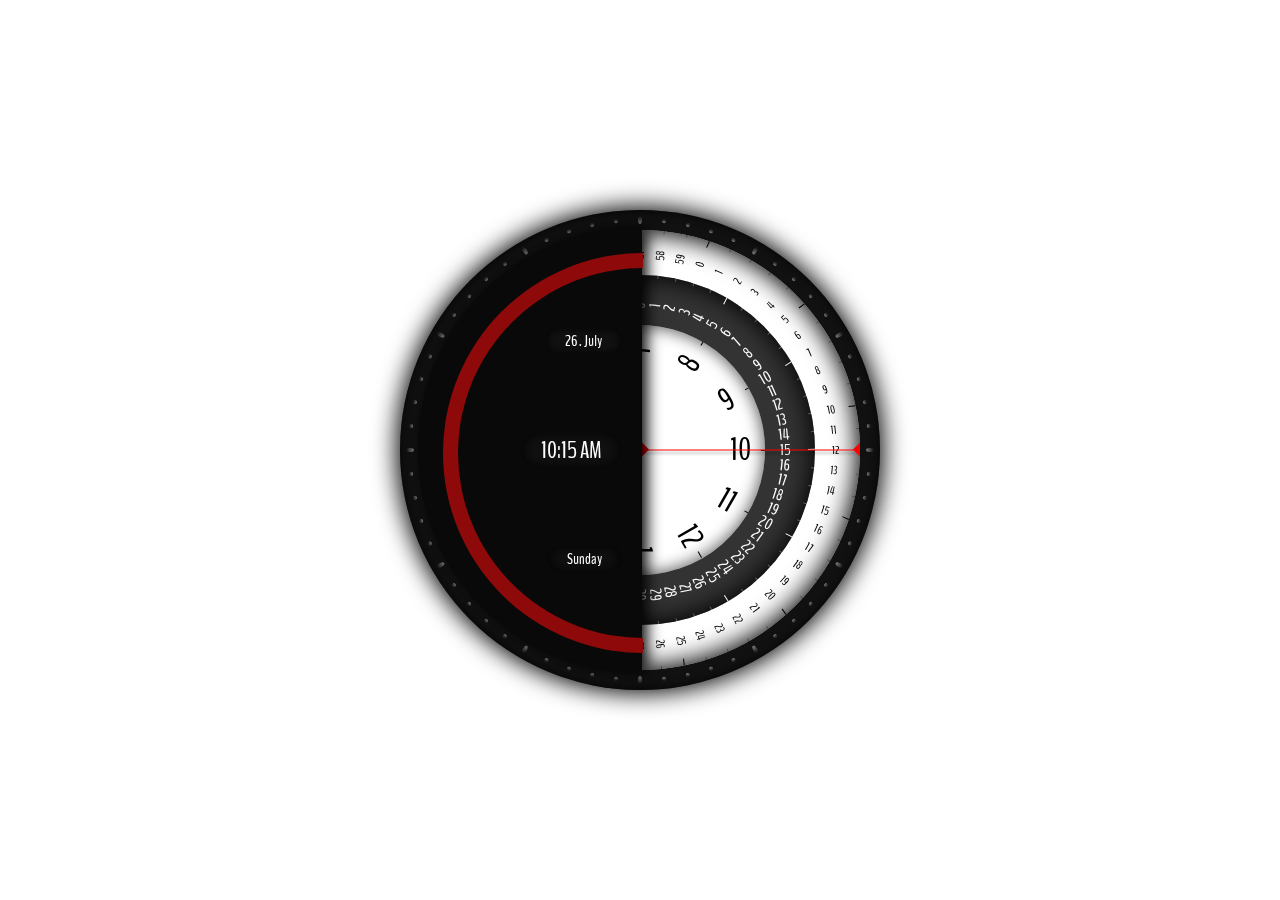
<file: CirclePrettyClockPlugin/Resources/html/index.html>
<!DOCTYPE html>
<html lang="en" >

<head>
  <meta charset="UTF-8">
  <title>CSS3带数字时钟的创意圆盘时钟动画DEMO演示</title>
  
  
  
      <link rel="stylesheet" href="css/style.css">

  
</head>

<body>

  
<div class="clock-container">
  <div class="clock-digital">
    <div class="date"></div>
    <div class="time"></div>
    <div class="day"> </div>
  </div>
  <div class="clock-analog">
    <div class="spear"></div>
    <div class="hour"></div>
    <div class="minute"></div>
    <div class="second"></div>
    <div class="dail"></div>
  </div>
</div>
  <script src='js/jquery.min.js'></script>

  

    <script  src="js/index.js"></script>

</body>

</html>
</file>
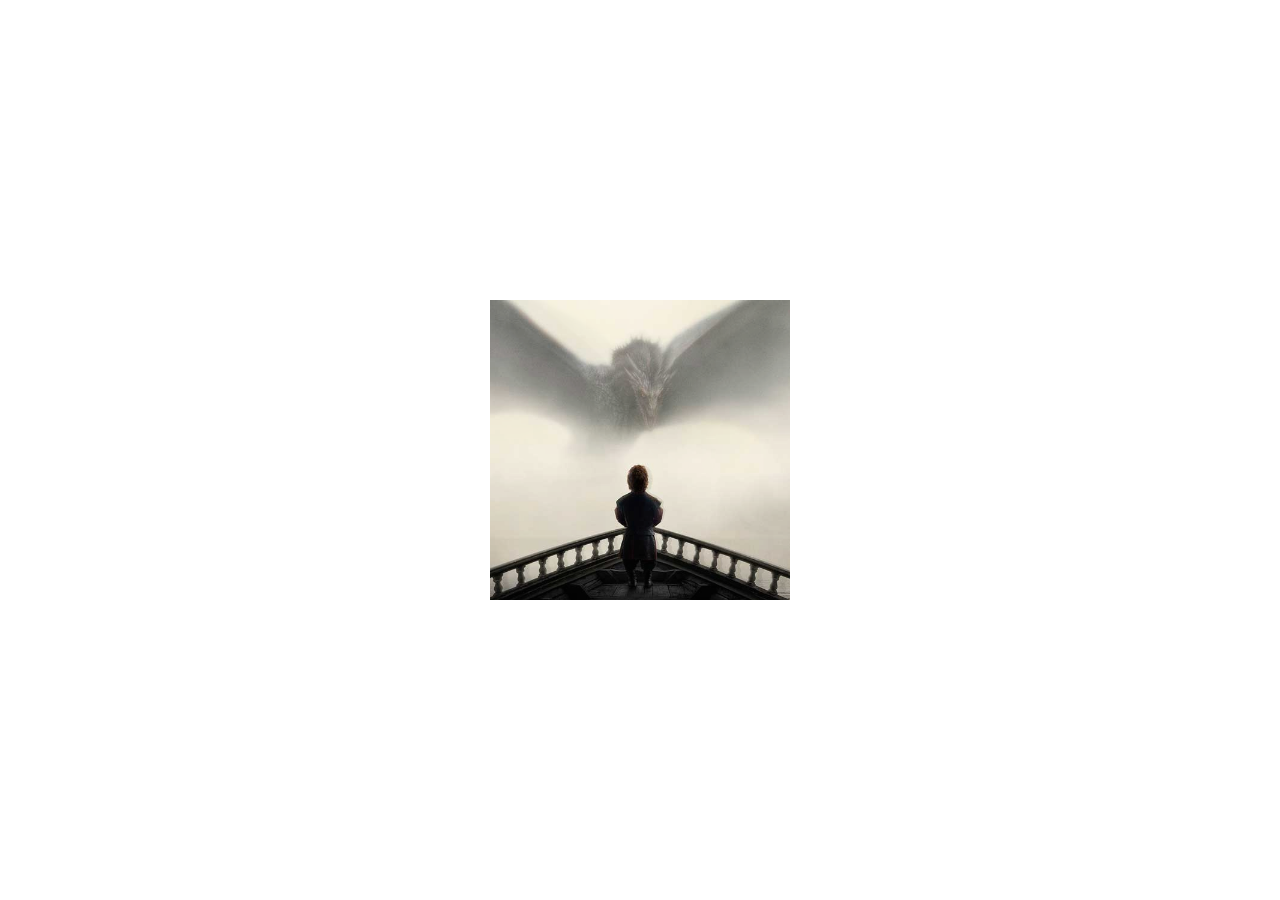
<file: MagicCubeAlbumPlugin/Resources/html/index.html>
<!DOCTYPE html>
<html lang="zh-CN">
<head>
    <meta charset="UTF-8">
    <meta name="viewport" content="width=device-width, initial-scale=1.0">
    <title>Document</title>
    <style>
        *{
            padding: 0;
            margin: 0;
            box-sizing: border-box;
        }
        body{
            height: 100vh;
            display: flex;
            justify-content: center;
            align-items: center;
	        background: transparent;
        }
        .box {
            position: relative;
            width: 300px;
            height: 300px;
            transform-style: preserve-3d;
            animation: zuan 6s linear alternate infinite;
        }
        .box div {
            position: absolute;
            width: 100%;
            height: 100%;
            opacity: 0.9;
        }
        .box img {
            width: 100%;
            height: 100%;
        }
        .q1{
            transform: translateZ(150px);
        }
        .h2{
            transform: rotateY(180deg) translateZ(150px);
        }
        .z3{
            transform: rotateY(-90deg) translateZ(150px);
        }
        .y4{
            transform: rotateY(90deg) translateZ(150px);
        }
        .s5{
            transform: rotateX(90deg) translateZ(150px);
        }
        .x6{
            transform: rotateX(-90deg) translateZ(150px);
        }
        @keyframes zuan{
           
            0%,5%{
                transform: rotateY(90deg);
            }
            20%,25%{
                transform: rotateY(180deg);
            }
            40%,45%{
                transform: rotateY(270deg);
            }
            60%,65%{
                transform:  rotateX(-90deg);
            }
            80%,85%{
                transform: rotateX(0deg);
            }
            95%,100%{
                transform: rotateX(90deg);
            }
            
        }
    </style>
</head>
<body>
    
    <div class="box">
         <div class="q1"> <img src="image/1.jpg"> </div>
         <div class="h2"> <img src="image/2.jpg"> </div>
         <div class="z3"> <img src="image/3.jpg"> </div>
         <div class="y4"> <img src="image/4.jpg"> </div>
         <div class="s5"> <img src="image/5.jpg"> </div>
         <div class="x6"> <img src="image/6.jpg"> </div> 
    </div>

</body>
</html>
</file>
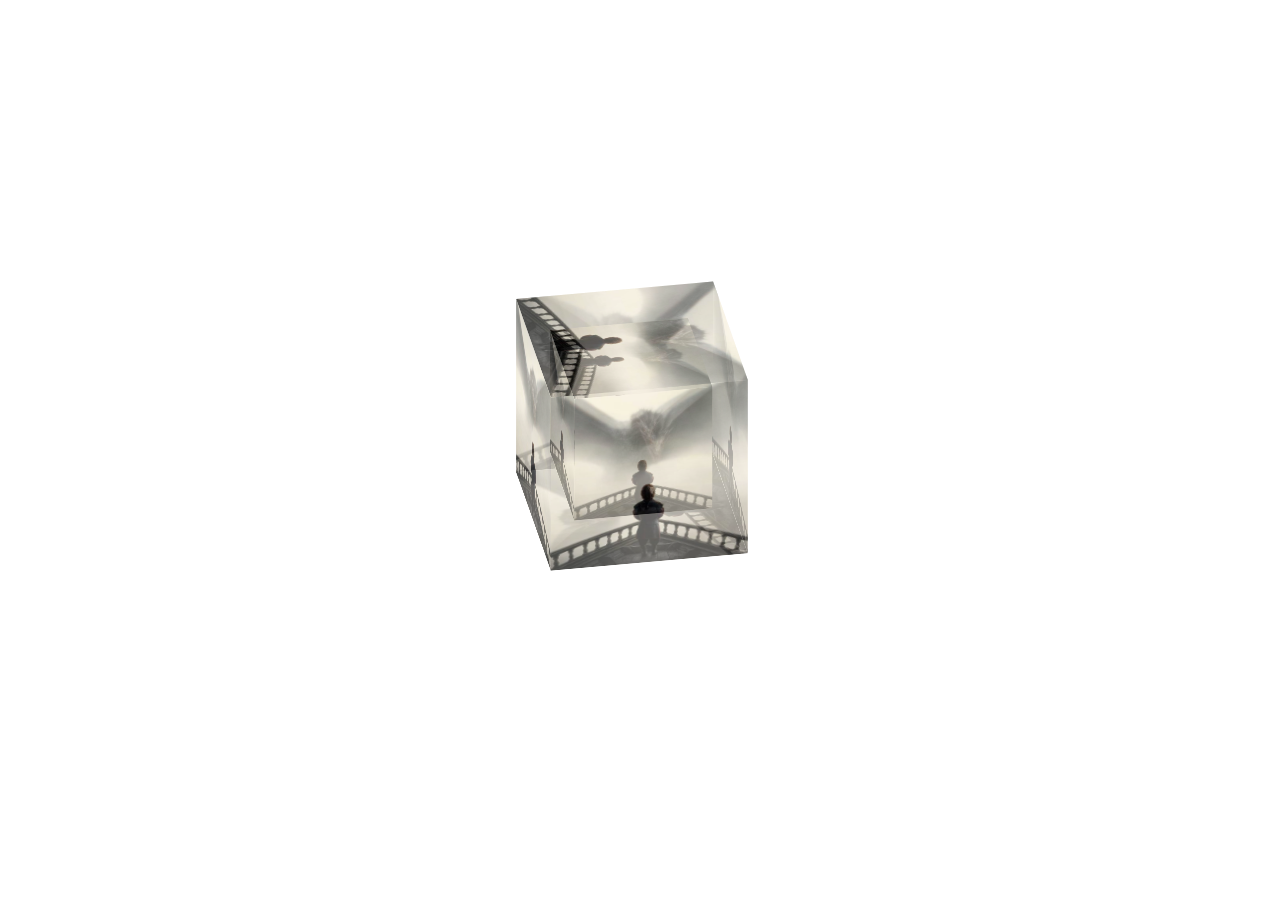
<file: MovementAlbumPlugin/Resources/html/index.html>
<!DOCTYPE html>
<html>
<head>
    <meta charset="utf-8" />
    <title>相册</title>
    <style type="text/css">
        html {
            width: 100%;
            height: 100%;
            background-color: transparent;
            margin: 0 auto;
            overflow: hidden;
        }

        .bigbox {
            width: 10px;
            height: 10px;
            margin: 400px 0px 0px 400px;
            position: relative;
        }

        .box {
            width: 500px;
            height: 200px;
            margin: 0 auto;
            transform-style: preserve-3d;
            transform: rotateX(-30deg) rotateY(-80deg);
            -webkit-animation: mystyle 18s infinite;
            animation-timing-function: linear;
        }

        @-webkit-keyframes mystyle {
            from {
                transform: rotateX(-360deg) rotateY(-360deg);
            }

            to {
                transform: rotateX(360deg) rotateY(360deg);
            }
        }

        .box div {
            position: absolute;
            width: 200px;
            height: 200px;
            opacity: 0.6;
            transition: all .4s;
        }

        .bigpic {
            width: 200px;
            height: 200px;
        }

        .box .bigfront {
            transform: rotateY(0deg) translateZ(100px);
        }

        .box .bigback {
            transform: translateZ(-100px) rotateY(180deg);
        }

        .box .bigleft {
            transform: rotateY(90deg) translateZ(100px);
        }

        .box .bigright {
            transform: rotateY(-90deg) translateZ(100px);
        }

        .box .bigtop {
            transform: rotateX(90deg) translateZ(100px);
        }

        .box .bigbottom {
            transform: rotateX(-90deg) translateZ(100px);
        }

        .box span {
            display: block;
            position: absolute;
            width: 140px;
            height: 140px;
            top: 25px;
            left: 25px;
        }

        .box .smallpic {
            width: 140px;
            height: 140px;
        }

        .box .smallleft {
            transform: rotateY(90deg) translateZ(70px);
        }

        .box .smallright {
            transform: rotateY(-90deg) translateZ(70px);
        }

        .box .smalltop {
            transform: rotateX(90deg) translateZ(70px);
        }

        .box .smallbottom {
            transform: rotateX(-90deg) translateZ(70px);
        }

        .box .smallfront {
            transform: rotateY(0deg) translateZ(70px);
        }

        .box .smallback {
            transform: translateZ(-70px) rotateY(180deg);
        }

        .box:hover .bigleft {
            transform: rotateY(90deg) translateZ(300px);
        }

        .box:hover .bigright {
            transform: rotateY(-90deg) translateZ(300px);
        }

        .box:hover .bigtop {
            transform: rotateX(90deg) translateZ(300px);
        }

        .box:hover .bigbottom {
            transform: rotateX(-90deg) translateZ(300px);
        }

        .box:hover .bigfront {
            transform: rotateY(0deg) translateZ(300px);
        }

        .box:hover .bigback {
            transform: translateZ(-300px) rotateY(180deg);
        }
    </style>
</head>
<body>
    <div class="bigbox">
        <div class="box">
            <div class="bigfront">
                <img src="image/1.jpg" class="bigpic">
            </div>
            <div class="bigback">
                <img src="image/2.jpg" class="bigpic">
            </div>
            <div class="bigleft">
                <img src="image/3.jpg" class="bigpic">
            </div>
            <div class="bigright">
                <img src="image/4.jpg" class="bigpic">
            </div>
            <div class="bigtop">
                <img src="image/5.jpg" class="bigpic">
            </div>
            <div class="bigbottom">
                <img src="image/6.jpg" class="bigpic">
            </div>
            <span class="smallfront">
                <img src="image/01.jpg" class="smallpic" />
            </span>
            <span class="smallback">
                <img src="image/02.jpg" class="smallpic" />
            </span>
            <span class="smallleft">
                <img src="image/03.jpg" class="smallpic" />
            </span>
            <span class="smallright">
                <img src="image/04.jpg" class="smallpic" />
            </span>
            <span class="smalltop">
                <img src="image/05.jpg" class="smallpic" />
            </span>
            <span class="smallbottom">
                <img src="image/06.jpg" class="smallpic" />
            </span>
        </div>
    </div>
</body>
</html>
</file>
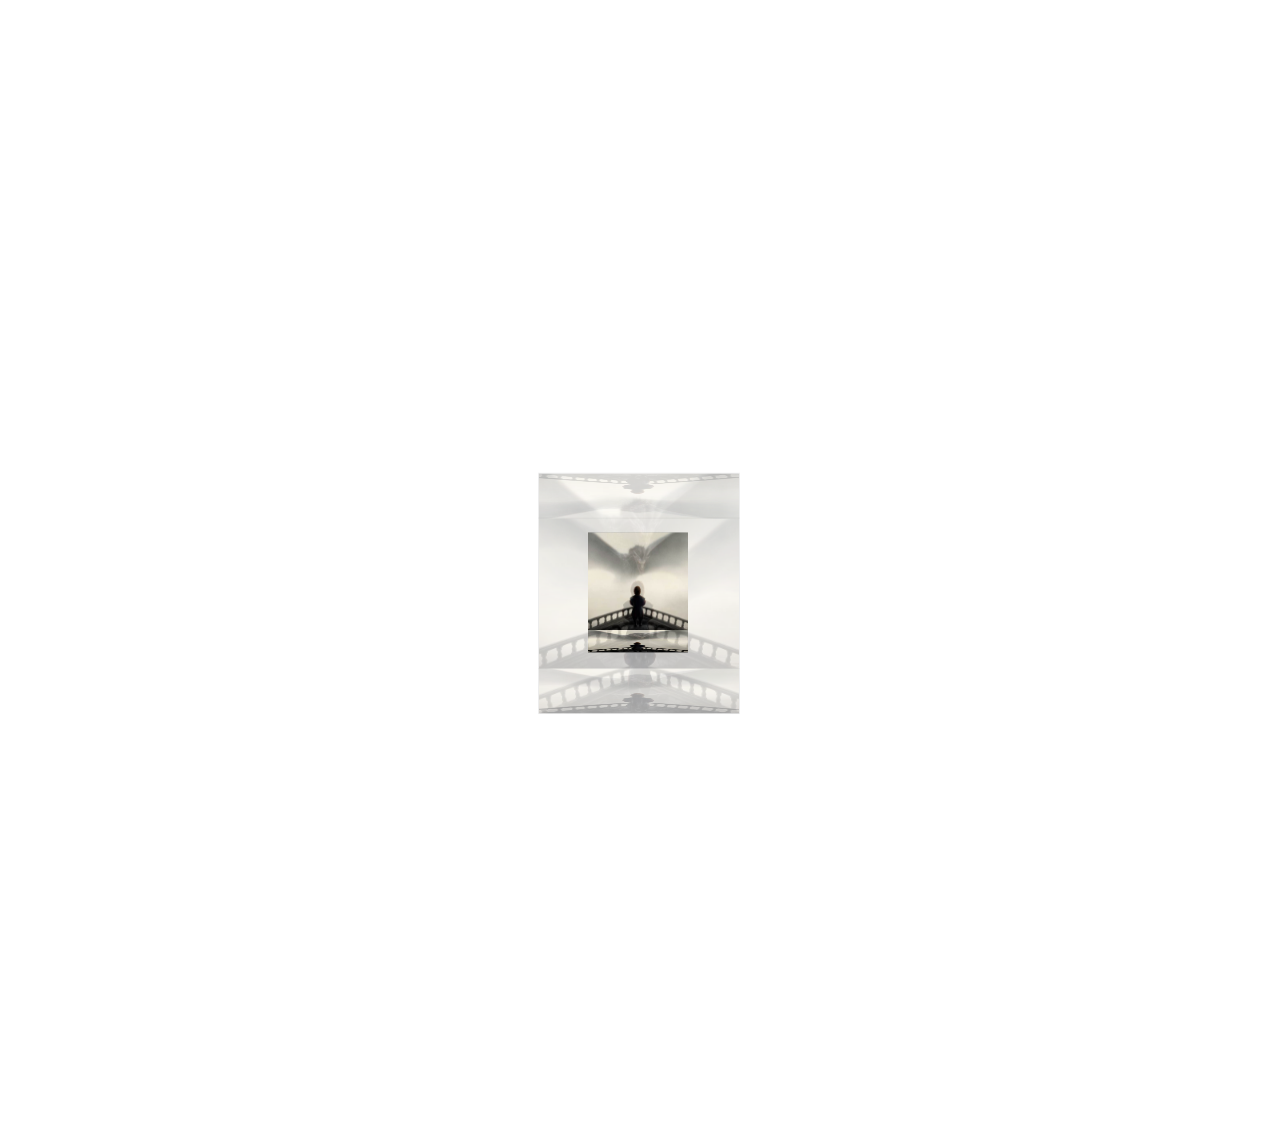
<file: RotationAlbumPlugin/Resources/html/index.html>
﻿<!DOCTYPE html>
<html>
  <head>
    <meta charset="utf-8" />
    <title></title>
    <script src="js/jquery.min.js"></script>
    <link type="text/css" href="./css/style.css" rel="stylesheet" />
    <style>
      html,
      body {
        width: 100%;
        height: 100%;
        margin: 0 auto;
	    padding: 0;
        overflow: hidden;
	      background: transparent;
      }
      .container {
        width: 100%;
        height: 100%;
        margin: 0 auto;
        padding-top: 18%;
	      background: transparent;
      }
    </style>
  </head>
  <body>
    <div id="jsi-cherry-container" class="container">
      <div class="box">
        <ul class="minbox">
          <li></li>
          <li></li>
          <li></li>
          <li></li>
          <li></li>
          <li></li>
        </ul>
        <ol class="maxbox">
          <li></li>
          <li></li>
          <li></li>
          <li></li>
          <li></li>
          <li></li>
        </ol>
      </div>
    </div>
  </body>
</html>
</file>
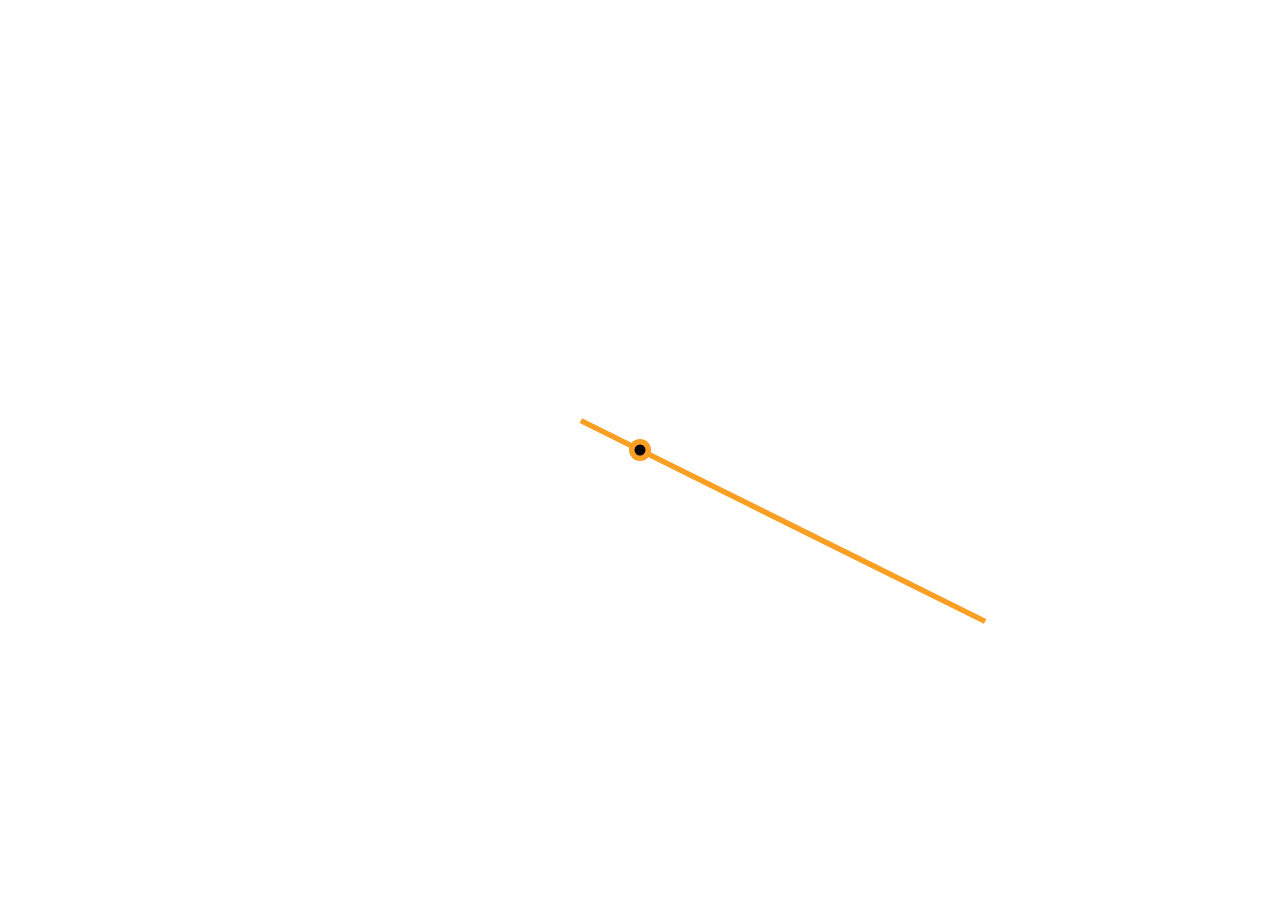
<file: AppleClockPluginModule/Resources/html/index2.html>
﻿<!DOCTYPE html>
<html>

<head>

  <meta charset="UTF-8">

  <title>HTML5仿Apple Watch时钟动画DEMO演示</title>

    <link rel="stylesheet" href="css/style.css" media="screen" type="text/css" />

</head>

<body>

  <!--
Recreating Apple Watch's Utility face <http://www.apple.com/watch/design/> in HTML+CSS+JS
-->

<div class="fill">
  <div class="reference"></div>
  <div class="clock" id="utility-clock">
    <div class="centre">
      <div class="dynamic"></div>
      <div class="expand round circle-1"></div>
      <div class="anchor hour">
        <div class="element thin-hand"></div>
        <div class="element fat-hand"></div>
      </div>
      <div class="anchor minute">
        <div class="element thin-hand"></div>
        <div class="element fat-hand minute-hand"></div>
      </div>
      <div class="anchor second">
        <div class="element second-hand"></div>
      </div>
      <div class="expand round circle-2"></div>
      <div class="expand round circle-3"></div>
    </div>
  </div>
</div>

  <script src="js/index.js"></script>

</body>

</html>
</file>
<file: CirclePrettyClockPlugin/Resources/html/css/style.css>
@import url("https://fonts.googleapis.com/css?family=BenchNine:300,400");
*, *:after, *:before {
  -webkit-box-sizing: border-box;
  box-sizing: border-box;
}

html {
  background: transparent;
  font-family: 'BenchNine', sans-serif;
}

.clock-container {
  position: fixed;
  left: 50%;
  top: 50%;
  -webkit-transform: translate(-50%, -50%);
  transform: translate(-50%, -50%);
  width: 480px;
  height: 480px;
  border-radius: 50%;
  overflow: hidden;
  background: #111;
  -webkit-box-shadow: 0 0 25px 3px #000, 0 0 10px rgba(0, 0, 0, 0.8) inset;
          box-shadow: 0 0 25px 3px #000, 0 0 10px rgba(0, 0, 0, 0.8) inset;
}
.clock-container .spear {
  position: absolute;
  width: 220px;
  height: 1px;
  background: red;
  left: 50%;
  top: 50%;
  -webkit-transform: translateY(-50%);
  transform: translateY(-50%);
  z-index: 200;
  -webkit-box-shadow: 0 3px 3px rgba(0, 0, 0, 0.4);
          box-shadow: 0 3px 3px rgba(0, 0, 0, 0.4);
}
.clock-container .spear:after {
  content: '';
  position: absolute;
  border: 7px solid transparent;
  border-right-color: red;
  right: 0;
  top: -7px;
}
.clock-container .spear:before {
  content: '';
  position: absolute;
  border: 7px solid transparent;
  border-left-color: red;
  left: 2px;
  top: -7px;
}
.clock-container .clock-analog {
  width: 440px;
  height: 440px;
  border-radius: 50%;
  margin: 20px;
  background: #fff;
  z-index: 5;
  position: relative;
  -webkit-box-shadow: 0 0 25px 3px #000 inset;
          box-shadow: 0 0 25px 3px #000 inset;
}
.clock-container .clock-analog .second, .clock-container .clock-analog .minute, .clock-container .clock-analog .hour {
  width: 20px;
  height: 20px;
  position: absolute;
  left: 0;
  top: 0;
  right: 0;
  bottom: 0;
  margin: auto;
  z-index: 100;
  -webkit-transition: 0.2s 0.2s ease-in;
  transition: 0.2s 0.2s ease-in;
  -webkit-transform: rotate(90deg);
  transform: rotate(90deg);
}
.clock-container .clock-analog .second span, .clock-container .clock-analog .minute span, .clock-container .clock-analog .hour span {
  position: absolute;
  width: 20px;
  height: 20px;
  line-height: 20px;
  text-align: center;
  -webkit-transform-origin: 50%;
          transform-origin: 50%;
  z-index: 5;
}
.clock-container .clock-analog .second span:after, .clock-container .clock-analog .minute span:after, .clock-container .clock-analog .hour span:after {
  content: '';
  width: 4px;
  height: 1px;
  background: #000;
  position: absolute;
  left: 130%;
  top: -10%;
  opacity: 0.3;
}
.clock-container .clock-analog .second span:nth-child(5n + 2):after, .clock-container .clock-analog .minute span:nth-child(5n + 2):after, .clock-container .clock-analog .hour span:nth-child(5n + 2):after {
  width: 7px;
  opacity: 1;
  left: 110%;
}
.clock-container .clock-analog .hour {
  z-index: 150;
  font-size: 32px;
  font-weight: 400;
  background: #333;
}
.clock-container .clock-analog .hour span:after {
  opacity: 1;
  width: 4px;
  height: 1px;
  color: #666;
  -webkit-transform: translate(5px, 12px);
  transform: translate(5px, 12px);
}
.clock-container .clock-analog .hour:after {
  content: '';
  background: #fff;
  position: absolute;
  left: 50%;
  top: 50%;
  -webkit-transform: translate(-50%, -50%);
  transform: translate(-50%, -50%);
  width: 250px;
  height: 250px;
  border-radius: 50%;
  -webkit-box-shadow: 0 0 15px 2px rgba(0, 0, 0, 0.6) inset;
          box-shadow: 0 0 15px 2px rgba(0, 0, 0, 0.6) inset;
}
.clock-container .clock-analog .minute {
  color: #fff;
  font-size: 16px;
}
.clock-container .clock-analog .minute span:after {
  background: #fff;
  -webkit-transform: translate(10px, -7px) rotate(-9deg);
  transform: translate(10px, -7px) rotate(-9deg);
}
.clock-container .clock-analog .minute:after {
  content: '';
  background: #333;
  position: absolute;
  left: 50%;
  top: 50%;
  -webkit-transform: translate(-50%, -50%);
  transform: translate(-50%, -50%);
  width: 350px;
  height: 350px;
  border-radius: 50%;
  -webkit-box-shadow: 0 0 25px 2px #000 inset;
          box-shadow: 0 0 25px 2px #000 inset;
}
.clock-container .clock-analog .second {
  font-size: 12px;
}
.clock-container .clock-analog .second span:after {
  -webkit-transform: translate(5px, -10px);
  transform: translate(5px, -10px);
}
.clock-container .clock-analog .dail {
  width: 20px;
  height: 20px;
  position: absolute;
  left: 0;
  top: 0;
  right: 0;
  bottom: 0;
  margin: auto;
  z-index: 100;
}
.clock-container .clock-analog .dail span {
  width: 20px;
  height: 20px;
  line-height: 20px;
  -webkit-transform-origin: 50%;
          transform-origin: 50%;
  text-indent: 1000px;
  overflow: hidden;
  position: absolute;
}
.clock-container .clock-analog .dail span:after {
  content: '';
  position: absolute;
  width: 4px;
  height: 4px;
  border-radius: 50%;
  background-color: #7d7e7d;
  *zoom: 1;
  filter: progid:DXImageTransform.Microsoft.gradient(gradientType=1, startColorstr='#FF7D7E7D', endColorstr='#FF0E0E0E');
  background-image: url('[data-uri]');
  background-size: 100%;
  background-image: -webkit-gradient(linear, left top, right top, from(#7d7e7d), to(#0e0e0e));
  background-image: linear-gradient(to right, #7d7e7d 0%, #0e0e0e 100%);
  left: 50%;
  top: 50%;
  -webkit-transform: translate(-50%, -50%);
  transform: translate(-50%, -50%);
}
.clock-container .clock-analog .dail span:nth-child(5n + 1):after {
  width: 8px;
}
.clock-container .clock-digital {
  position: absolute;
  z-index: 200;
  height: 444px;
  width: 224px;
  background: #090909;
  left: 18px;
  top: 18px;
  border-radius: 220px 0 0 220px;
  -webkit-box-shadow: 5px 0 15px #000;
          box-shadow: 5px 0 15px #000;
}
.clock-container .clock-digital:after {
  content: '';
  position: absolute;
  border: 15px solid #8e0a0a;
  border-right: none;
  height: 400px;
  width: 200px;
  border-radius: 220px 0 0 220px;
  left: 25px;
  top: 25px;
}
.clock-container .clock-digital .time {
  background: #111;
  position: absolute;
  right: 20px;
  top: 50%;
  -webkit-transform: translateY(-50%);
  transform: translateY(-50%);
  color: #fff;
  border-radius: 50px;
  font-size: 24px;
  padding: 2px 20px;
  -webkit-box-shadow: 0 0 15px #000 inset;
          box-shadow: 0 0 15px #000 inset;
}
.clock-container .clock-digital .day {
  background: #111;
  position: absolute;
  right: 20px;
  bottom: 100px;
  color: #fff;
  border-radius: 20px;
  -webkit-box-shadow: 0 0 15px #000 inset;
          box-shadow: 0 0 15px #000 inset;
  padding: 2px 20px;
  font-size: 16px;
}
.clock-container .clock-digital .date {
  background: #111;
  position: absolute;
  right: 20px;
  top: 100px;
  color: #fff;
  border-radius: 20px;
  font-size: 16px;
  -webkit-box-shadow: 0 0 10px #000 inset;
          box-shadow: 0 0 10px #000 inset;
  padding: 2px 20px;
}
</file>
<file: RotationAlbumPlugin/Resources/html/css/style.css>
@charset "utf-8";
* {
  margin: 0;
  padding: 0;
}
body {
  max-width: 100%;
  min-width: 100%;
  height: 100%;
  background-size: cover;
  background-repeat: no-repeat;
  background-attachment: fixed;
  background-size: 100% 100%;
  position: absolute;
  margin-left: auto;
  margin-right: auto;
}
li {
  list-style: none;
}

.box {
    width: 200px;
    height: 200px;
    background-size: cover;
    background-repeat: no-repeat;
    background-attachment: fixed;
    background-size: 100% 100%;
    position: absolute;
    margin-left: 42%;
    margin-top: 22%;
    -webkit-transform-style: preserve-3d;
    -webkit-transform: rotateX(13deg);
    -webkit-animation: move 5s linear infinite;
}

.minbox {
    width: 100px;
    height: 100px;
    position: absolute;
    left: 50px;
    top: 30px;
    -webkit-transform-style: preserve-3d;
}

.minbox li {
    width: 100px;
    height: 100px;
    position: absolute;
    left: 0;
    top: 0;
}

.minbox li:nth-child(1) {
    background: url(../img/01.jpg) no-repeat 0 0;
    -webkit-transform: translateZ(50px);
    -moz-background-size: 100% 100%;
    background-size: 100% 100%;
}
.minbox li:nth-child(2) {
    background: url(../img/02.jpg) no-repeat 0 0;
    -webkit-transform: rotateY(180deg) translateZ(50px);
    -moz-background-size: 100% 100%;
    background-size: 100% 100%;
}
.minbox li:nth-child(3) {
    background: url(../img/03.jpg) no-repeat 0 0;
    -webkit-transform: rotateX(-90deg) translateZ(50px);
    -moz-background-size: 100% 100%;
    background-size: 100% 100%;
}
.minbox li:nth-child(4) {
    background: url(../img/04.jpg) no-repeat 0 0;
    -webkit-transform: rotateX(90deg) translateZ(50px);
    -moz-background-size: 100% 100%;
    background-size: 100% 100%;
}
.minbox li:nth-child(5) {
    background: url(../img/05.jpg) no-repeat 0 0;
    -webkit-transform: rotateY(-90deg) translateZ(50px);
    -moz-background-size: 100% 100%;
    background-size: 100% 100%;
}
.minbox li:nth-child(6) {
    background: url(../img/06.jpg) no-repeat 0 0;
    -webkit-transform: rotateY(90deg) translateZ(50px);
    -moz-background-size: 100% 100%;
    background-size: 100% 100%;
}

.maxbox li:nth-child(1) {
    background: url(../img/1.jpg) no-repeat 0 0;
    -webkit-transform: translateZ(100px);
    -moz-background-size: 100% 100%;
    background-size: 100% 100%;
}
.maxbox li:nth-child(2) {
    background: url(../img/2.jpg) no-repeat 0 0;
    -webkit-transform: rotateY(180deg) translateZ(100px);
    -moz-background-size: 100% 100%;
    background-size: 100% 100%;
}
.maxbox li:nth-child(3) {
    background: url(../img/3.jpg) no-repeat 0 0;
    -webkit-transform: rotateX(-90deg) translateZ(100px);
    -moz-background-size: 100% 100%;
    background-size: 100% 100%;
}
.maxbox li:nth-child(4) {
    background: url(../img/4.jpg) no-repeat 0 0;
    -webkit-transform: rotateX(90deg) translateZ(100px);
    -moz-background-size: 100% 100%;
    background-size: 100% 100%;
}
.maxbox li:nth-child(5) {
    background: url(../img/5.jpg) no-repeat 0 0;
    -webkit-transform: rotateY(-90deg) translateZ(100px);
    -moz-background-size: 100% 100%;
    background-size: 100% 100%;
}
.maxbox li:nth-child(6) {
    background: url(../img/6.jpg) no-repeat 0 0;
    -webkit-transform: rotateY(90deg) translateZ(100px);
    -moz-background-size: 100% 100%;
    background-size: 100% 100%;
}
.maxbox {
    width: 800px;
    height: 400px;
    position: absolute;
    left: 0;
    top: -20px;
    -webkit-transform-style: preserve-3d;
}
.maxbox li {
    width: 200px;
    height: 200px;
    background: #fff;
    border: 1px solid #ccc;
    position: absolute;
    left: 0;
    top: 0;
    opacity: 0.2;
    -webkit-transition: all 1s ease;
}

.box:hover ol li:nth-child(1) {
  -webkit-transform: translateZ(300px);
  width: 400px;
  height: 400px;
  opacity: 0.8;
  left: -100px;
  top: -100px;
}
.box:hover ol li:nth-child(2) {
  -webkit-transform: rotateY(180deg) translateZ(300px);
  width: 400px;
  height: 400px;
  opacity: 0.8;
  left: -100px;
  top: -100px;
}
.box:hover ol li:nth-child(3) {
  -webkit-transform: rotateX(-90deg) translateZ(300px);
  width: 400px;
  height: 400px;
  opacity: 0.8;
  left: -100px;
  top: -100px;
}
.box:hover ol li:nth-child(4) {
  -webkit-transform: rotateX(90deg) translateZ(300px);
  width: 400px;
  height: 400px;
  opacity: 0.8;
  left: -100px;
  top: -100px;
}
.box:hover ol li:nth-child(5) {
  -webkit-transform: rotateY(-90deg) translateZ(300px);
  width: 400px;
  height: 400px;
  opacity: 0.8;
  left: -100px;
  top: -100px;
}
.box:hover ol li:nth-child(6) {
  -webkit-transform: rotateY(90deg) translateZ(300px);
  width: 400px;
  height: 400px;
  opacity: 0.8;
  left: -100px;
  top: -100px;
}
@keyframes move {
  0% {
    -webkit-transform: rotateX(13deg) rotateY(0deg);
  }
  100% {
    -webkit-transform: rotateX(13deg) rotateY(360deg);
  }
}
</file>
<file: AppleClockPluginModule/Resources/html/css/style.css>
body {
    background: transparent;
}

.clock {
    position: absolute;
    opacity: 1;
}

.fill .clock {
    left: 50%;
    top: 50%;
}

.centre {
    position: absolute;
    top: 50%;
    left: 50%;
    width: 0;
    height: 0;
}

.expand {
    position: absolute;
    top: 0;
    left: 0;
    transform: translate(-50%, -50%);
}

.anchor {
    position: absolute;
    top: 0;
    left: 0;
    width: 0;
    height: 0;
}

.element {
    position: absolute;
    top: 0;
    left: 0;
}

.round {
    border-radius: 296px;
}

.circle-1 {
    background: white;
    width: 12px;
    height: 12px;
}

.circle-2 {
    background: #FA9F22;
    width: 8px;
    height: 8px;
}

.circle-3 {
    background: black;
    width: 4px;
    height: 4px;
}

.second {
    transform: rotate(180deg);
}

.minute {
    transform: rotate(54deg);
}

.second-hand {
    width: 2px;
    height: 164px;
    background: #FA9F22;
    transform: translate(-50%,-100%) translateY(24px);
}

.hour {
    transform: rotate(304.5deg);
}

.thin-hand {
    width: 4px;
    height: 50px;
    background: white;
    transform: translate(-50%,-100%);
}

.fat-hand {
    width: 10px;
    height: 57px;
    border-radius: 10px;
    background: white;
    transform: translate(-50%,-100%) translateY(-18px);
}

.minute-hand {
    height: 112px;
}

.hour-text {
    position: absolute;
    font: 40px Hei, Helvetica, Arial, sans-serif;
    color: white;
    transform: translate(-50%,-50%);
}

.hour-10 {
    padding-left: 0.4ex;
}
.hour-11 {
    padding-left: 0.25ex;
}

.minute-text {
    position: absolute;
    font: 12px Avenir Next, Helvetica, Arial, sans-serif;
    color: white;
    transform: translate(-50%,-50%);
}

.minute-line {
    background: white;
    width: 1px;
    height: 9px;
    transform: translate(-50%,-100%) translateY(-131px);
    opacity: 0.34;
}
</file>
